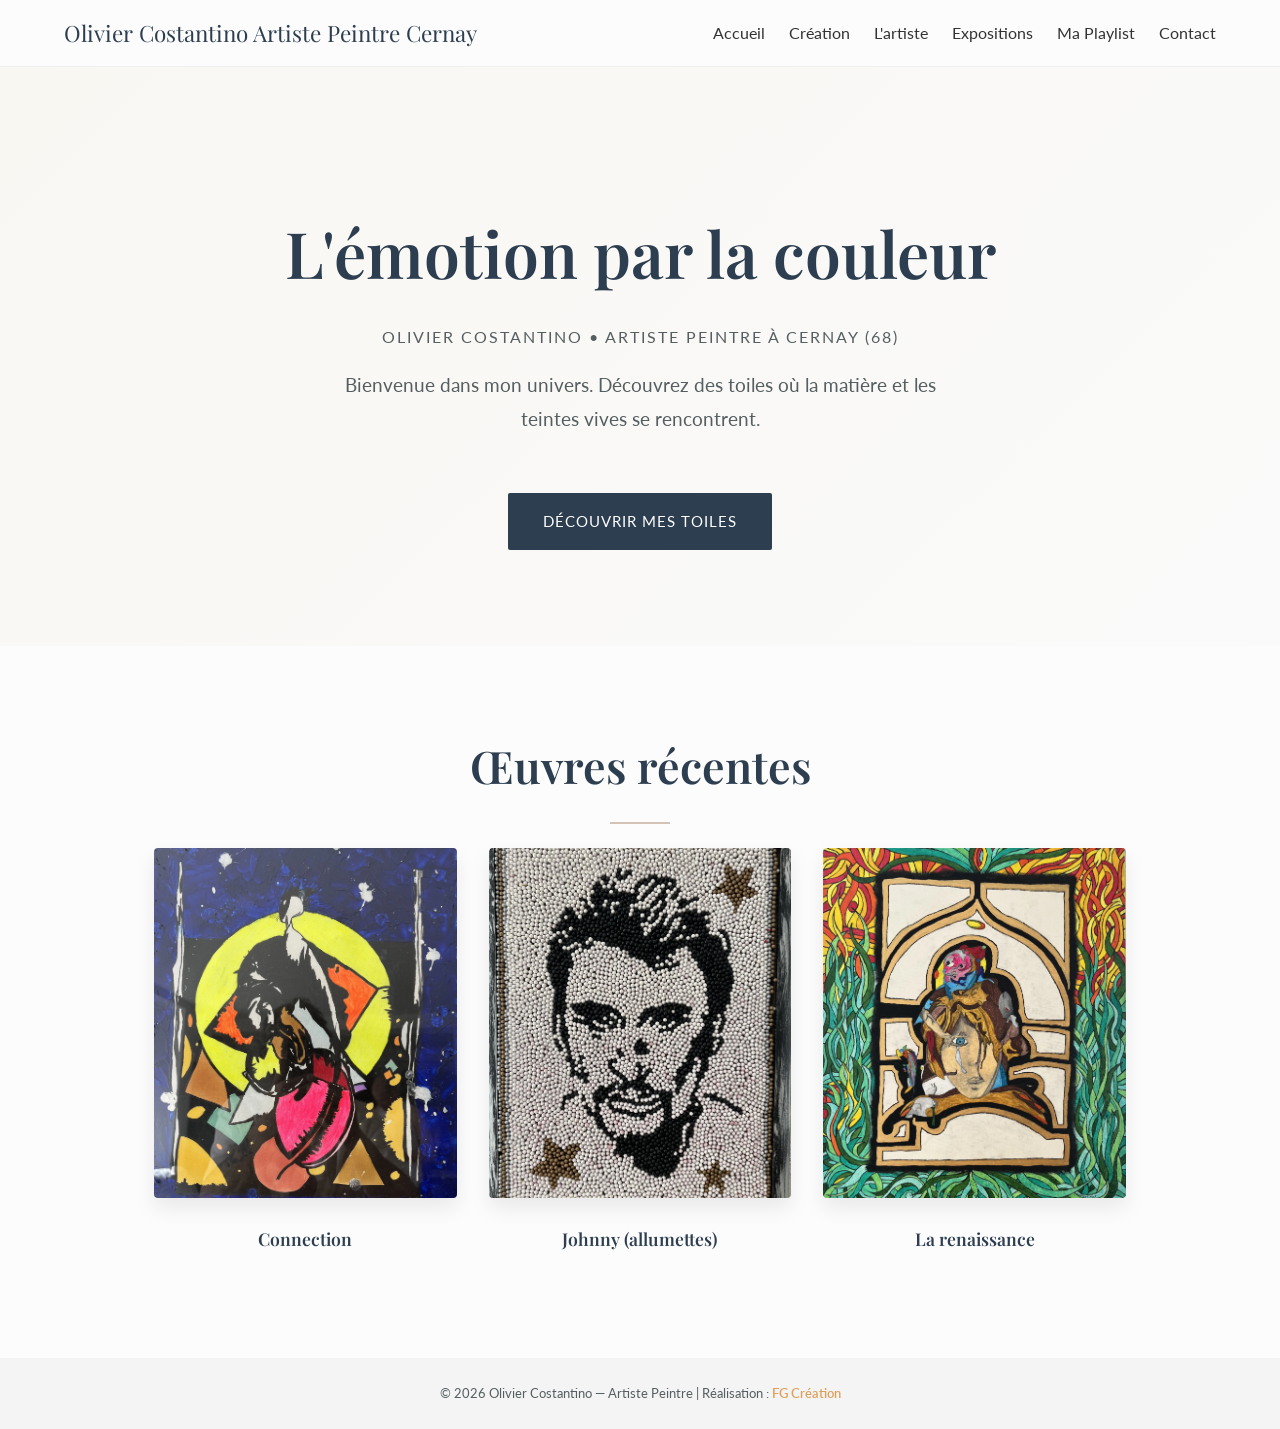
<file: index.html>
<!doctype html>
<html lang="fr">
  <head>
    <meta charset="UTF-8" />
    <meta name="viewport" content="width=device-width, initial-scale=1.0" />
    <title>
      Olivier Costantino — Artiste Peintre à Cernay (Haut-Rhin, Alsace)
    </title>
    <meta
      name="description"
      content="Découvrez l'univers d'Olivier Costantino, artiste peintre et sculpteur à Cernay (68). Peintures abstraites originales, galerie des œuvres, expositions en Alsace et visites d'atelier sur rendez-vous."
    />
    <link rel="canonical" href="https://olivier-costantino-artiste.fr/" />

    <meta property="og:type" content="website" />
    <meta property="og:locale" content="fr_FR" />
    <meta
      property="og:title"
      content="Olivier Costantino — Artiste Peintre à Cernay (Alsace)"
    />
    <meta
      property="og:description"
      content="Peintures abstraites originales et créations de l'atelier d'Olivier Costantino à Cernay (68700)."
    />
    <meta property="og:url" content="https://olivier-costantino-artiste.fr/" />
    <meta
      property="og:image"
      content="https://olivier-costantino-artiste.fr/assets/webp/IMG_0722_resultat.webp"
    />

    <link rel="preconnect" href="https://fonts.googleapis.com" />
    <link rel="preconnect" href="https://fonts.gstatic.com" crossorigin />
    <link
      rel="stylesheet"
      href="https://fonts.googleapis.com/css2?family=Playfair+Display:ital,wght@0,400;0,600;1,400&family=Lato:wght@300;400;700&display=swap"
    />

    <link rel="stylesheet" href="styles.css" />

    <script type="application/ld+json">
      {
        "@context": "https://schema.org",
        "@graph": [
          {
            "@type": "Person",
            "@id": "https://olivier-costantino-artiste.fr/#artiste",
            "name": "Olivier Costantino",
            "jobTitle": "Artiste peintre et sculpteur",
            "url": "https://olivier-costantino-artiste.fr/",
            "image": "https://olivier-costantino-artiste.fr/assets/IMG_0834001_resultat.webp",
            "address": {
              "@type": "PostalAddress",
              "streetAddress": "2, rue de Thann",
              "postalCode": "68700",
              "addressLocality": "Cernay",
              "addressRegion": "Grand Est",
              "addressCountry": "FR"
            }
          },
          {
            "@type": "LocalBusiness",
            "name": "Atelier Olivier Costantino — Artiste Peintre",
            "image": "https://olivier-costantino-artiste.fr/assets/webp/IMG_0722_resultat.webp",
            "url": "https://olivier-costantino-artiste.fr/",
            "telephone": "+33770727109",
            "email": "oliviercstntn@gmail.com",
            "founder": {
              "@id": "https://olivier-costantino-artiste.fr/#artiste"
            },
            "address": {
              "@type": "PostalAddress",
              "streetAddress": "2, rue de Thann",
              "postalCode": "68700",
              "addressLocality": "Cernay",
              "addressRegion": "Haut-Rhin",
              "addressCountry": "FR"
            },
            "areaServed": ["Cernay", "Thann", "Mulhouse", "Haut-Rhin", "Alsace"]
          }
        ]
      }
    </script>
  </head>
  <body>
    <!-- NAVIGATION -->
    <header>
      <div class="logo">
        Olivier Costantino <span>Artiste Peintre</span> Cernay
      </div>
      <button class="burger-menu">☰</button>
      <nav>
        <ul>
          <li><a href="index.html" class="active">Accueil</a></li>
          <li><a href="creation.html">Création</a></li>
          <li><a href="olivier.html">L'artiste</a></li>
          <li><a href="expositions.html">Expositions</a></li>
          <li><a href="playlist.html">Ma Playlist</a></li>
          <li><a href="contact.html">Contact</a></li>
        </ul>
      </nav>
    </header>

    <main>
      <!-- SECTION HERO -->
      <section class="hero-painter subtle-gradient">
        <div class="container text-center">
          <h1 style="font-size: 4rem; margin-bottom: 1rem">
            L'émotion par la couleur
            <span
              style="
                display: block;
                font-family: var(--font-text);
                font-size: 1rem;
                font-weight: 400;
                letter-spacing: 2px;
                text-transform: uppercase;
                color: var(--text-light);
                margin-top: 0.8rem;
              "
            >
              Olivier Costantino • Artiste peintre à Cernay (68)
            </span>
          </h1>
          <p
            style="
              font-size: 1.2rem;
              max-width: 600px;
              margin: 0 auto 2rem;
              color: var(--text-light);
            "
          >
            Bienvenue dans mon univers. Découvrez des toiles où la matière et
            les teintes vives se rencontrent.
          </p>
          <a href="creation.html" class="btn-primary">Découvrir mes toiles</a>
        </div>
      </section>

      <!-- MISE EN AVANT : 3 TOILES -->
      <!-- MISE EN AVANT : 3 TOILES -->
      <section class="container" style="margin-top: 5rem; margin-bottom: 5rem">
        <div class="text-center">
          <h2 class="section-title">Œuvres récentes</h2>
        </div>
        <div class="highlight-grid">
          <div class="highlight-item">
            <img
              src="assets/webp/IMG_0722_resultat.webp"
              alt="Connection — Peinture abstraite d'Olivier Costantino, artiste peintre à Cernay"
            />
            <h3>Connection</h3>
          </div>
          <div class="highlight-item">
            <img
              src="assets/webp/IMG_0771_resultat.webp"
              alt="Johnny — Création originale aux allumettes par Olivier Costantino"
            />
            <h3>Johnny (allumettes)</h3>
          </div>
          <div class="highlight-item">
            <img
              src="assets/webp/IMG_0728_resultat.webp"
              alt="La renaissance — Toile abstraite d'Olivier Costantino à Cernay"
            />
            <h3>La renaissance</h3>
          </div>
        </div>
      </section>
    </main>

    <footer>
      <p>
        © 2026 Olivier Costantino — Artiste Peintre | Réalisation :
        <a
          href="https://fgcreation.eu"
          target="_blank"
          rel="noopener noreferrer"
          class="lien-fg"
          >FG Création</a
        >
      </p>
    </footer>
    <script src="script.js"></script>
  </body>
</html>
</file>
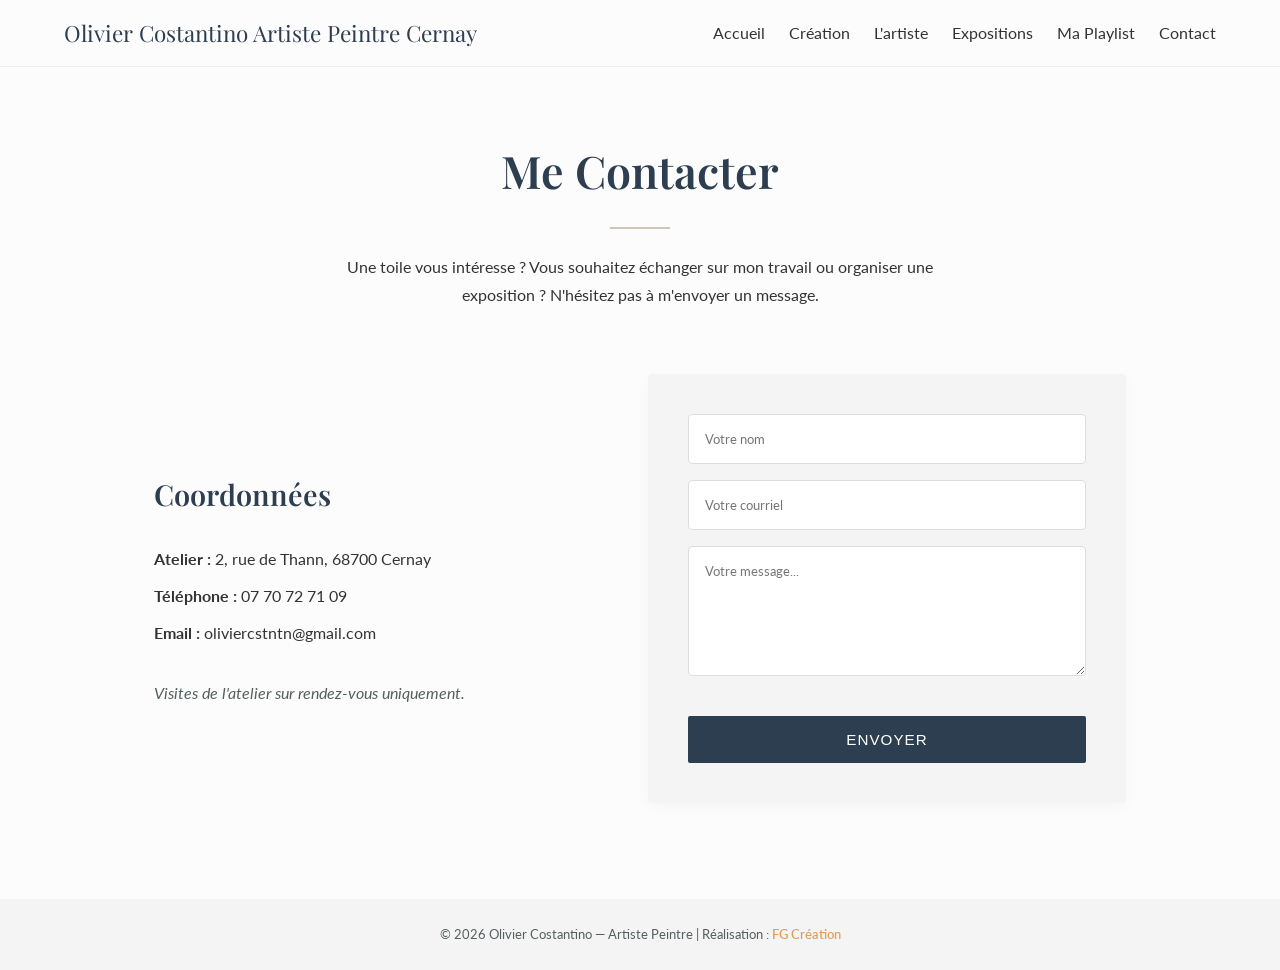
<file: contact.html>
<!doctype html>
<html lang="fr">
  <head>
    <meta charset="UTF-8" />
    <meta name="viewport" content="width=device-width, initial-scale=1.0" />
    <title>Contact - Olivier Costantino</title>

    <link rel="preconnect" href="https://fonts.googleapis.com" />
    <link rel="preconnect" href="https://fonts.gstatic.com" crossorigin />
    <link
      rel="stylesheet"
      href="https://fonts.googleapis.com/css2?family=Playfair+Display:ital,wght@0,400;0,600;1,400&family=Lato:wght@300;400;700&display=swap"
    />

    <link rel="stylesheet" href="styles.css" />
  </head>
  <body>
    <!-- NAVIGATION -->
    <header>
      <div class="logo">
        Olivier Costantino <span>Artiste Peintre</span> Cernay
      </div>
      <button class="burger-menu">☰</button>
      <nav>
        <ul>
          <li><a href="index.html">Accueil</a></li>
          <li><a href="creation.html">Création</a></li>
          <li><a href="olivier.html">L'artiste</a></li>
          <li><a href="expositions.html">Expositions</a></li>
          <li><a href="playlist.html">Ma Playlist</a></li>
          <li><a href="contact.html" class="active">Contact</a></li>
        </ul>
      </nav>
    </header>

    <main class="container" style="margin-top: 4rem; margin-bottom: 6rem">
      <div class="text-center">
        <h1 class="section-title text-center">Me Contacter</h1>
      </div>
      <p
        style="
          text-align: center;
          max-width: 600px;
          margin: 0 auto 4rem;
          color: var(--text-color);
        "
      >
        Une toile vous intéresse ? Vous souhaitez échanger sur mon travail ou
        organiser une exposition ? N'hésitez pas à m'envoyer un message.
      </p>

      <div class="quinconce-row">
        <!-- Informations de contact -->
        <div class="quinconce-text" style="flex: 1; padding: 0 2rem 0 0">
          <h3 style="margin-bottom: 1.5rem">Coordonnées</h3>
          <p style="margin-bottom: 0.5rem">
            <strong>Atelier :</strong> 2, rue de Thann, 68700 Cernay
          </p>
          <p style="margin-bottom: 0.5rem">
            <strong>Téléphone :</strong> 07 70 72 71 09
          </p>
          <p style="margin-bottom: 0.5rem">
            <strong>Email :</strong> oliviercstntn@gmail.com
          </p>
          <p
            style="
              margin-top: 2rem;
              font-style: italic;
              color: var(--text-light);
            "
          >
            Visites de l'atelier sur rendez-vous uniquement.
          </p>
        </div>

        <!-- Formulaire Netlify -->
        <div
          style="
            flex: 1;
            background-color: var(--bg-secondary);
            padding: 2.5rem;
            border-radius: 4px;
            box-shadow: 0 4px 15px rgba(0, 0, 0, 0.03);
          "
        >
          <form
            name="contact"
            method="POST"
            data-netlify="true"
            netlify-honeypot="bot-field"
            style="display: flex; flex-direction: column; gap: 1rem"
          >
            <!-- 1. Identification Netlify et filtre anti-spam -->
            <input type="hidden" name="form-name" value="contact" />
            <p style="display: none">
              <label
                >Ne pas remplir ce champ : <input name="bot-field"
              /></label>
            </p>

            <!-- 2. Champs de saisie (styles d'origine conservés) -->
            <input
              type="text"
              name="nom"
              placeholder="Votre nom"
              required
              style="
                padding: 1rem;
                border: 1px solid #ddd;
                border-radius: 4px;
                width: 100%;
                font-family: var(--font-text);
              "
            />
            <input
              type="email"
              name="email"
              placeholder="Votre courriel"
              required
              style="
                padding: 1rem;
                border: 1px solid #ddd;
                border-radius: 4px;
                width: 100%;
                font-family: var(--font-text);
              "
            />
            <textarea
              name="message"
              placeholder="Votre message..."
              required
              rows="6"
              style="
                padding: 1rem;
                border: 1px solid #ddd;
                border-radius: 4px;
                width: 100%;
                font-family: var(--font-text);
              "
            ></textarea>

            <button
              type="submit"
              class="btn-primary"
              style="border: none; cursor: pointer; width: 100%"
            >
              Envoyer
            </button>
          </form>
        </div>
      </div>
    </main>

    <footer>
      <p>
        © 2026 Olivier Costantino — Artiste Peintre | Réalisation :
        <a
          href="https://fgcreation.eu"
          target="_blank"
          rel="noopener noreferrer"
          class="lien-fg"
          >FG Création</a
        >
      </p>
    </footer>
    <script src="script.js"></script>
  </body>
</html>
</file>
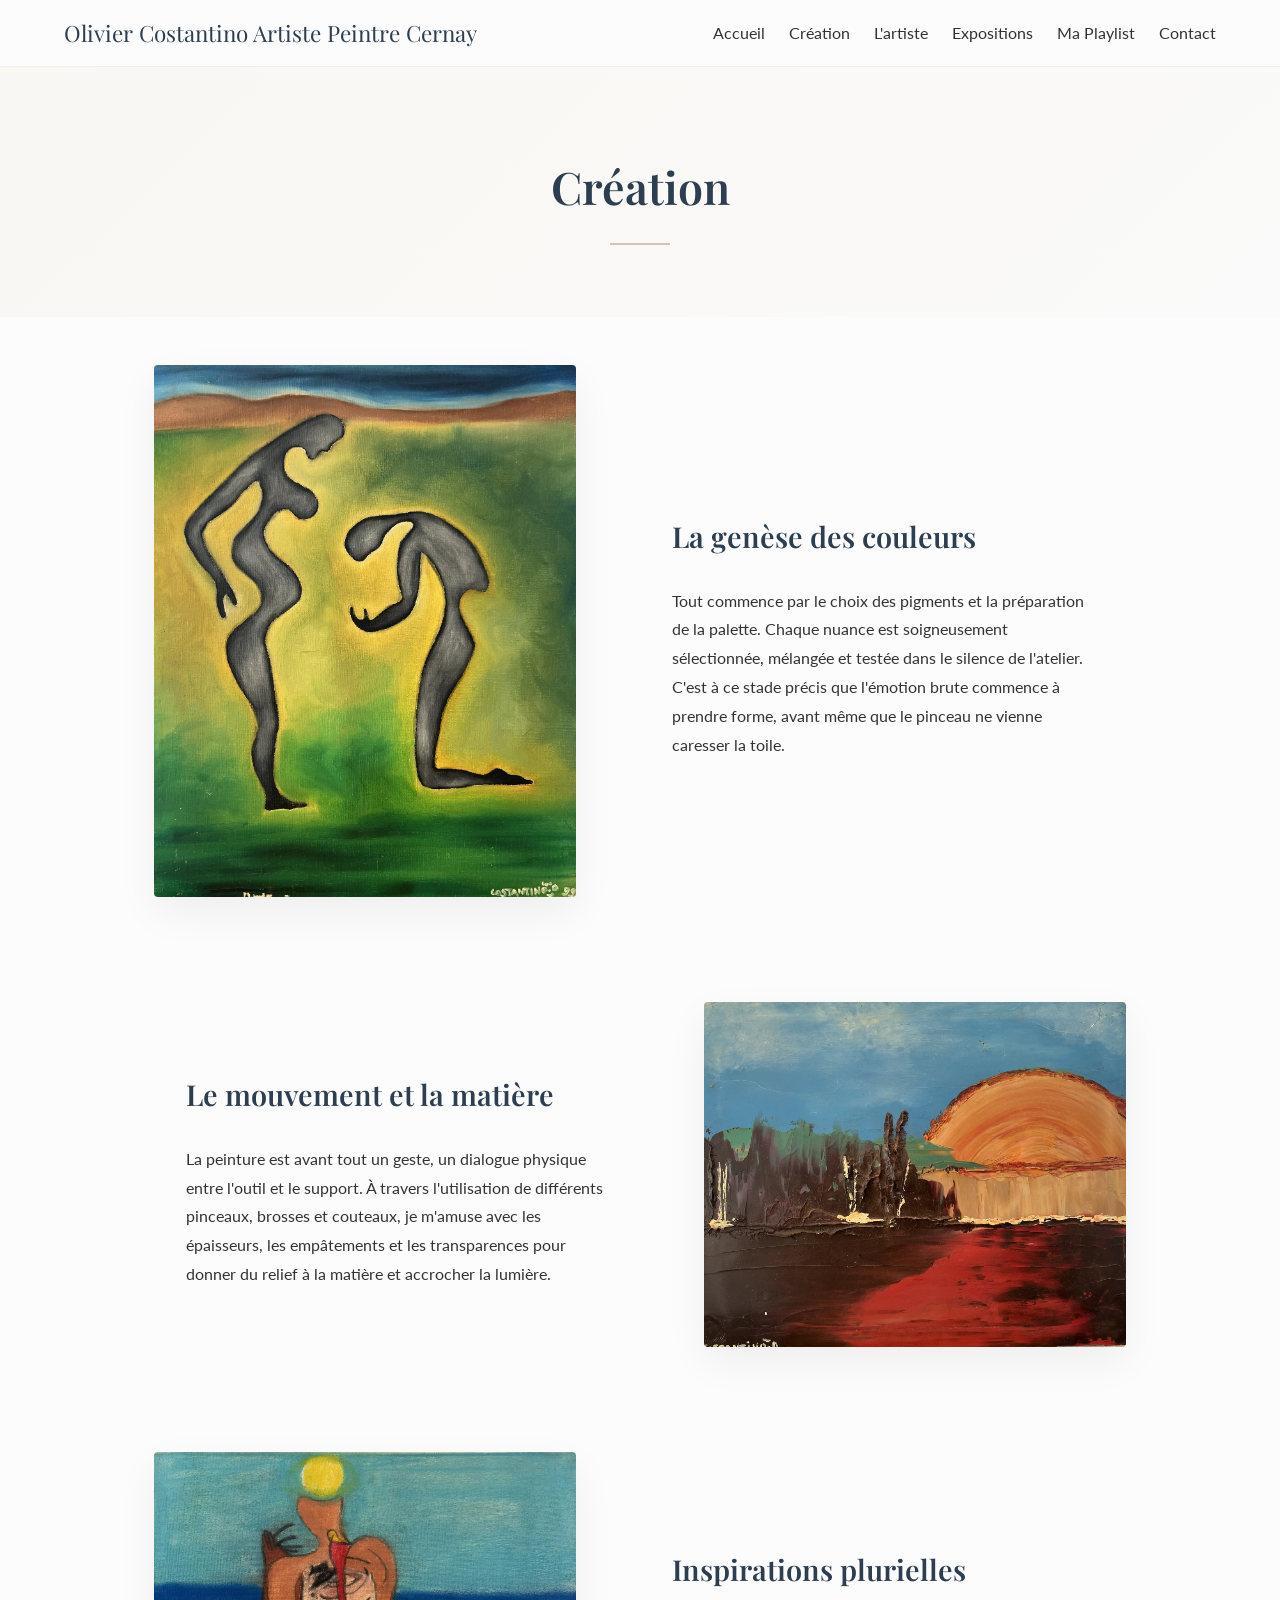
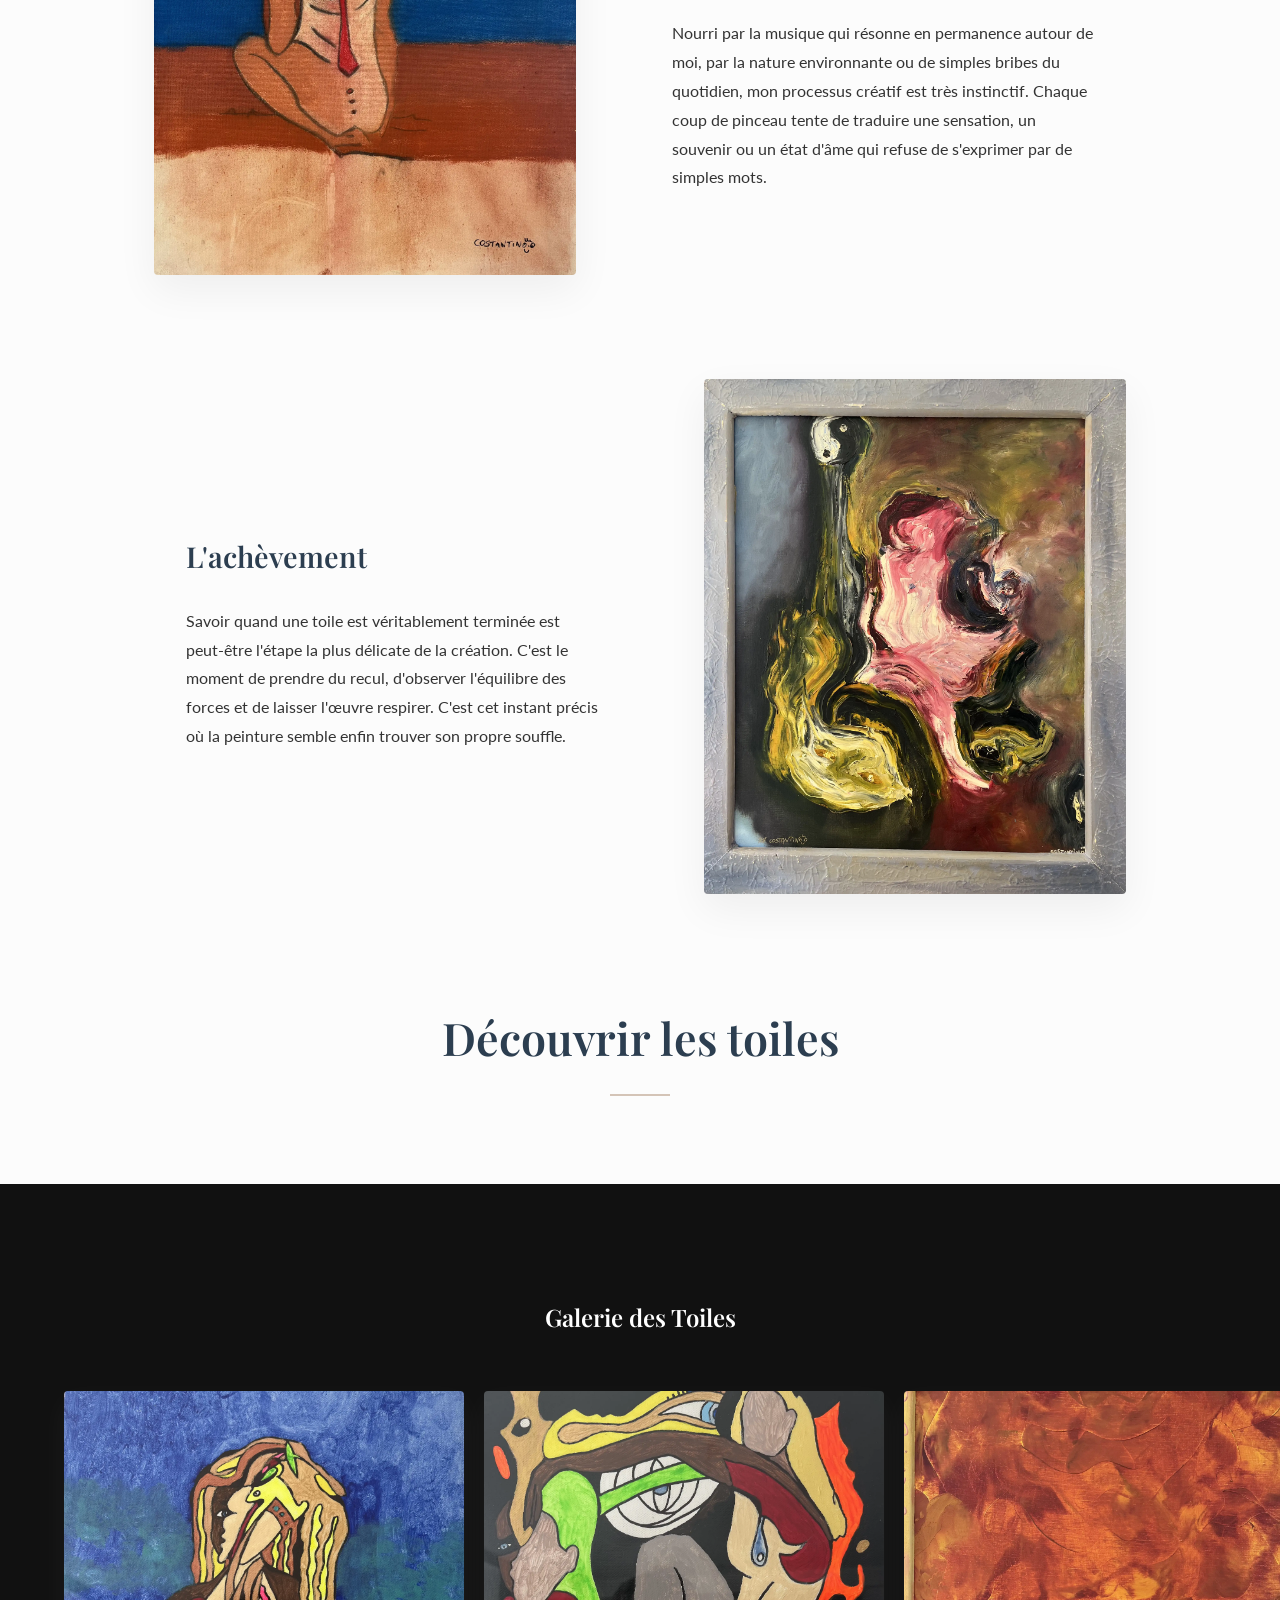
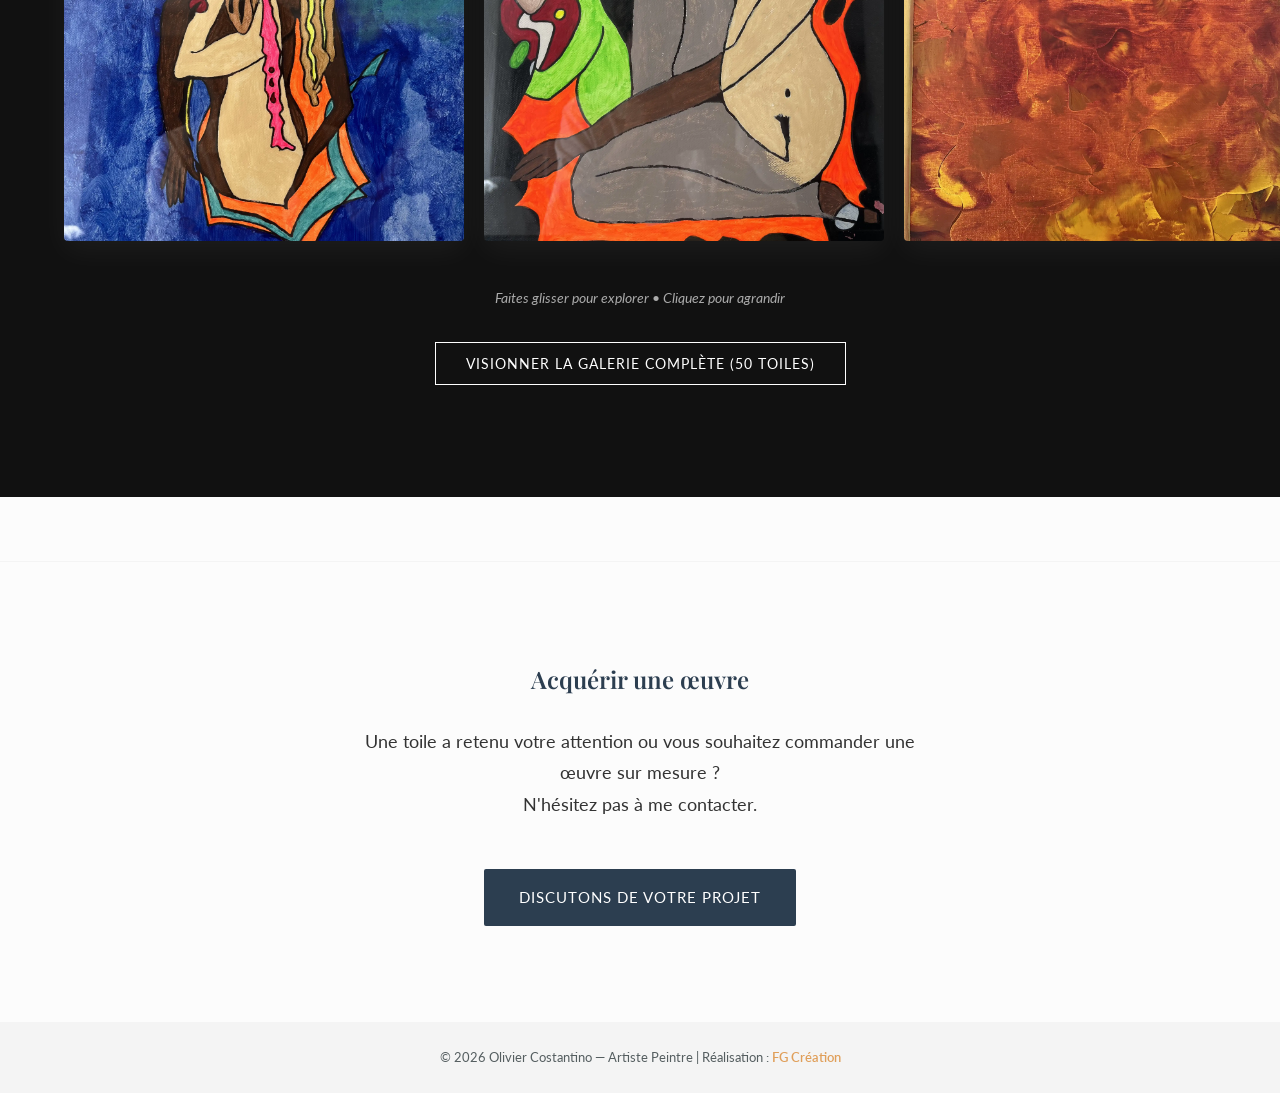
<file: creation.html>
<!doctype html>
<html lang="fr">
  <head>
    <meta charset="UTF-8" />
    <meta name="viewport" content="width=device-width, initial-scale=1.0" />
    <title>
      Galerie des œuvres & Créations — Olivier Costantino, Peintre à Cernay
    </title>
    <meta
      name="description"
      content="Explorez la galerie de plus de 50 peintures abstraites, toiles au couteau et œuvres originales aux allumettes d'Olivier Costantino, artiste peintre à Cernay (Haut-Rhin)."
    />
    <link
      rel="canonical"
      href="https://olivier-costantino-artiste.fr/creation.html"
    />

    <meta property="og:type" content="website" />
    <meta property="og:locale" content="fr_FR" />
    <meta
      property="og:title"
      content="Galerie des œuvres — Olivier Costantino, Peintre à Cernay"
    />
    <meta
      property="og:description"
      content="Découvrez plus de 50 toiles et créations originales d'Olivier Costantino dans son atelier de Cernay (68)."
    />
    <meta
      property="og:url"
      content="https://olivier-costantino-artiste.fr/creation.html"
    />
    <meta
      property="og:image"
      content="https://olivier-costantino-artiste.fr/assets/webp/IMG_0738_resultat.webp"
    />

    <link rel="preconnect" href="https://fonts.googleapis.com" />
    <link rel="preconnect" href="https://fonts.gstatic.com" crossorigin />
    <link
      rel="stylesheet"
      href="https://fonts.googleapis.com/css2?family=Playfair+Display:ital,wght@0,400;0,600;1,400&family=Lato:wght@300;400;700&display=swap"
    />

    <link rel="stylesheet" href="styles.css" />
  </head>
  <body>
    <!-- NAVIGATION -->
    <header>
      <div class="logo">
        Olivier Costantino <span>Artiste Peintre</span> Cernay
      </div>
      <button class="burger-menu">☰</button>
      <nav>
        <ul>
          <li><a href="index.html">Accueil</a></li>
          <li><a href="creation.html" class="active">Création</a></li>
          <li><a href="olivier.html">L'artiste</a></li>
          <li><a href="expositions.html">Expositions</a></li>
          <li><a href="playlist.html">Ma Playlist</a></li>
          <li><a href="contact.html">Contact</a></li>
        </ul>
      </nav>
    </header>

    <main>
      <section class="page-header subtle-gradient">
        <div class="container">
          <h1 class="section-title text-center">Création</h1>
        </div>
      </section>

      <!-- SECTION EN QUINCONCE (Mise en scène) -->
      <section class="container" style="margin-top: 3rem; margin-bottom: 4rem">
        <!-- Bloc 1 -->
        <div class="quinconce-row">
          <div class="quinconce-img">
            <img
              src="assets/webp/IMG_0738_resultat.webp"
              alt="Soumission - Détail de la matière et des couleurs"
              width="800"
              height="600"
            />
          </div>
          <div class="quinconce-text">
            <h3>La genèse des couleurs</h3>
            <p>
              Tout commence par le choix des pigments et la préparation de la
              palette. Chaque nuance est soigneusement sélectionnée, mélangée et
              testée dans le silence de l'atelier. C'est à ce stade précis que
              l'émotion brute commence à prendre forme, avant même que le
              pinceau ne vienne caresser la toile.
            </p>
          </div>
        </div>

        <!-- Bloc 2 (Inversé) -->
        <div class="quinconce-row reverse">
          <div class="quinconce-img">
            <img
              src="assets/webp/IMG_0739_resultat.webp"
              alt="Mer rouge"
              width="800"
              height="600"
            />
          </div>
          <div class="quinconce-text">
            <h3>Le mouvement et la matière</h3>
            <p>
              La peinture est avant tout un geste, un dialogue physique entre
              l'outil et le support. À travers l'utilisation de différents
              pinceaux, brosses et couteaux, je m'amuse avec les épaisseurs, les
              empâtements et les transparences pour donner du relief à la
              matière et accrocher la lumière.
            </p>
          </div>
        </div>

        <!-- Bloc 3 -->
        <div class="quinconce-row">
          <div class="quinconce-img">
            <img
              src="assets/webp/IMG_0748_resultat.webp"
              alt="Reconstruction - Détail de la texture et des couleurs"
              width="800"
              height="600"
            />
          </div>
          <div class="quinconce-text">
            <h3>Inspirations plurielles</h3>
            <p>
              Nourri par la musique qui résonne en permanence autour de moi, par
              la nature environnante ou de simples bribes du quotidien, mon
              processus créatif est très instinctif. Chaque coup de pinceau
              tente de traduire une sensation, un souvenir ou un état d'âme qui
              refuse de s'exprimer par de simples mots.
            </p>
          </div>
        </div>

        <!-- Bloc 4 (Inversé) -->
        <div class="quinconce-row reverse">
          <div class="quinconce-img">
            <img
              src="assets/webp/IMG_0763_resultat.webp"
              alt="Entre Terre et Air - Détail de la composition et des couleurs"
              width="800"
              height="600"
            />
          </div>
          <div class="quinconce-text">
            <h3>L'achèvement</h3>
            <p>
              Savoir quand une toile est véritablement terminée est peut-être
              l'étape la plus délicate de la création. C'est le moment de
              prendre du recul, d'observer l'équilibre des forces et de laisser
              l'œuvre respirer. C'est cet instant précis où la peinture semble
              enfin trouver son propre souffle.
            </p>
          </div>
        </div>
      </section>

      <div
        class="container text-center"
        style="margin-top: 4rem; margin-bottom: 4rem"
      >
        <h2 class="section-title">Découvrir les toiles</h2>
      </div>

      <section class="dark-section" style="padding: 7rem 0">
        <div class="container text-center">
          <h2 style="color: white; margin-bottom: 2rem">Galerie des Toiles</h2>
        </div>

        <div class="portfolio-grid" data-gallery="peintures">
          <div class="portfolio-item">
            <img
              src="assets/webp/IMG_0721_resultat.webp"
              class="gallery-thumb"
              alt="Connection, peinture abstraite d'Olivier Costantino"
            />
          </div>
          <div class="portfolio-item">
            <img
              src="assets/webp/IMG_0724_resultat.webp"
              class="gallery-thumb"
              alt="Méditation, peinture abstraite d'Olivier Costantino"
            />
          </div>
          <div class="portfolio-item">
            <img
              src="assets/webp/IMG_0754_resultat.webp"
              class="gallery-thumb"
              alt="Le feu, la sécheresse, peinture abstraite d'Olivier Costantino"
            />
          </div>
          <div class="portfolio-item">
            <img
              src="assets/webp/IMG_0763_resultat.webp"
              class="gallery-thumb"
              alt="Entre Terre et Air, peinture abstraite d'Olivier Costantino"
            />
          </div>
        </div>

        <div class="gallery-info-box">
          <p style="color: #aaa">
            Faites glisser pour explorer • Cliquez pour agrandir
          </p>
        </div>

        <div style="text-align: center; margin-top: 2rem">
          <button id="btn-all-paintings" class="btn-outline-light">
            Visionner la galerie complète (50 toiles)
          </button>
        </div>

        <!-- Dépôt caché contenant les 50 toiles -->
        <div id="data-all-paintings" style="display: none">
          <img
            src="assets/webp/IMG_0721_resultat.webp"
            alt="Connection - 41x51cm"
          />
          <img
            loading="lazy"
            src="assets/webp/IMG_0722_resultat.webp"
            alt="Connection - 41x51cm"
          />
          <img
            loading="lazy"
            src="assets/webp/IMG_0724_resultat.webp"
            alt="Meditation - 41x51cm"
          />
          <img
            loading="lazy"
            src="assets/webp/IMG_0725_resultat.webp"
            alt="Méditation - 41x51 cm"
          />
          <img
            loading="lazy"
            src="assets/webp/IMG_0727_resultat.webp"
            alt="Une déesse Inca - 46x38 cm"
          />
          <img
            loading="lazy"
            src="assets/webp/IMG_0728_resultat.webp"
            alt="La renaissance - 46x33 cm"
          />
          <img
            loading="lazy"
            src="assets/webp/IMG_0729_resultat.webp"
            alt="Feux d'artifice ou ... - 100x50cm"
          />
          <img
            loading="lazy"
            src="assets/webp/IMG_0730_resultat.webp"
            alt="Maitre tibétain - 50x61 cm"
          />
          <img
            loading="lazy"
            src="assets/webp/IMG_0731_resultat.webp"
            alt="Feux de Saint Jean - 46x38 cm"
          />
          <img
            loading="lazy"
            src="assets/webp/IMG_0732_resultat.webp"
            alt="Dieu créa la femme  - 60x81 cm"
          />
          <img
            loading="lazy"
            src="assets/webp/IMG_0733_resultat.webp"
            alt="Dieu créa l'homme - 60x81 cm"
          />
          <img
            loading="lazy"
            src="assets/webp/IMG_0734_resultat.webp"
            alt="Désert - 25x30 cm"
          />
          <img
            loading="lazy"
            src="assets/webp/IMG_0735_resultat.webp"
            alt="Voyance - 25x35 cm"
          />
          <img
            loading="lazy"
            src="assets/webp/IMG_0737_resultat.webp"
            alt="Palette - 30x40 cm"
          />
          <img
            loading="lazy"
            src="assets/webp/IMG_0738_resultat.webp"
            alt="Soumission - 41x33 cm"
          />
          <img
            loading="lazy"
            src="assets/webp/IMG_0739_resultat.webp"
            alt="Mer rouge - 46x38 cm"
          />
          <img
            loading="lazy"
            src="assets/webp/IMG_0740_resultat.webp"
            alt="L'oiseau lyre - 50x40 cm"
          />
          <img
            loading="lazy"
            src="assets/webp/IMG_0741_resultat.webp"
            alt="Vision - 40x50 cm"
          />
          <img
            loading="lazy"
            src="assets/webp/IMG_0742_resultat.webp"
            alt="La mère et l'enfant - 38x46 cm"
          />
          <img
            loading="lazy"
            src="assets/webp/IMG_0743_resultat.webp"
            alt="Espoir - 50x58 cm"
          />

          <img
            loading="lazy"
            src="assets/webp/IMG_0744_resultat.webp"
            alt="Chagrin - 27x35 cm"
          />
          <img
            loading="lazy"
            src="assets/webp/IMG_0745_resultat.webp"
            alt="Dragon - 46x33 cm"
          />
          <img
            loading="lazy"
            src="assets/webp/IMG_0746_resultat.webp"
            alt="Tête de cheval à la crinière d'or - 49x54 cm"
          />
          <img
            loading="lazy"
            src="assets/webp/IMG_0747_resultat.webp"
            alt="Essuie tout  - 50x50 cm"
          />
          <img
            loading="lazy"
            src="assets/webp/IMG_0748_resultat.webp"
            alt="Reconstruction - 60x50cm"
          />
          <img
            loading="lazy"
            src="assets/webp/IMG_0749_resultat.webp"
            alt="Noir ou blanc - 55x46 cm"
          />
          <img
            loading="lazy"
            src="assets/webp/IMG_0750_resultat.webp"
            alt="Elle - 47x60 cm"
          />
          <img
            loading="lazy"
            src="assets/webp/IMG_0751_resultat.webp"
            alt="La momie - 46x38 cm"
          />
          <img
            loading="lazy"
            src="assets/webp/IMG_0752_resultat.webp"
            alt="Le génie - 46x33 cm"
          />
          <img
            loading="lazy"
            src="assets/webp/IMG_0753_resultat.webp"
            alt="Le Christ et l'oiseau - 61x50 cm"
          />
          <img
            loading="lazy"
            src="assets/webp/IMG_0754_resultat.webp"
            alt="Le feu la sécheresse - 61x50 cm"
          />
          <img
            loading="lazy"
            src="assets/webp/IMG_0755_resultat.webp"
            alt="Printemps - 61x50 cm"
          />
          <img
            loading="lazy"
            src="assets/webp/IMG_0756_resultat.webp"
            alt="Eté - 61x50 cm"
          />
          <img
            loading="lazy"
            src="assets/webp/IMG_0757_resultat.webp"
            alt="Automne - 61x50 cm"
          />
          <img
            loading="lazy"
            src="assets/webp/IMG_0758_resultat.webp"
            alt="Hiver - 61x50 cm"
          />
          <img
            loading="lazy"
            src="assets/webp/IMG_0759_resultat.webp"
            alt="L'envol - 50x50cm"
          />
          <img
            loading="lazy"
            src="assets/webp/IMG_0760_resultat.webp"
            alt="Métisse - 61x50cm"
          />
          <img
            loading="lazy"
            src="assets/webp/IMG_0761_resultat.webp"
            alt="Maitre tibétain - 50x61 cm"
          />
          <img
            loading="lazy"
            src="assets/webp/IMG_0762_resultat.webp"
            alt="Soleil caché - 61x50 cm"
          />
          <img
            loading="lazy"
            src="assets/webp/IMG_0763_resultat.webp"
            alt="Entre Terre et Air - 50x61 cm"
          />
          <img
            loading="lazy"
            src="assets/webp/IMG_0764_resultat.webp"
            alt="La jungle - 61x50 cm"
          />
          <img
            loading="lazy"
            src="assets/webp/IMG_0765_resultat.webp"
            alt="Portrait de ... - 58x66 cm"
          />
          <img
            loading="lazy"
            src="assets/webp/IMG_0766_resultat.webp"
            alt="Tintin - 55x46 cm"
          />
          <img
            loading="lazy"
            src="assets/webp/IMG_0767_resultat.webp"
            alt="Champs de maïs - 47x38 cm"
          />
          <img
            loading="lazy"
            src="assets/webp/IMG_0768_resultat.webp"
            alt="Ying et Yang - 50x65 cm"
          />
          <img
            loading="lazy"
            src="assets/webp/IMG_0769_resultat.webp"
            alt=" Jackson ( allumettes )- 30x40 cm"
          />
          <img
            loading="lazy"
            src="assets/webp/IMG_0771_resultat.webp"
            alt="Johnny (allumettes) - 30x40 cm"
          />
          <img
            loading="lazy"
            src="assets/webp/IMG_0772_resultat.webp"
            alt="Bob (allumettes) - 30x40 cm"
          />
          <img
            loading="lazy"
            src="assets/webp/IMG_0773_resultat.webp"
            alt="Ma marseillaise - 48x63cm"
          />
          <img
            loading="lazy"
            src="assets/webp/IMG_0774_resultat.webp"
            alt="Bip Bip - 60x80cm"
          />

          <img
            loading="lazy"
            src="assets/webp/IMG_0736001_resultat.webp"
            alt="Paysage abstrait - 100x100cm"
          />
          <img
            loading="lazy"
            src="assets/webp/IMG_0761001_resultat.webp"
            alt="Éclat de textures - 90x90cm"
          />

          <img
            loading="lazy"
            src="assets/webp/IMG_0770001_resultat.webp"
            alt="Coluche ( allumettes) - 80x80cm"
          />
        </div>
      </section>

      <!-- INVITE À L'ACHAT DISCRÈTE -->
      <section class="cta-achat">
        <div class="container text-center">
          <h2>Acquérir une œuvre</h2>
          <p>
            Une toile a retenu votre attention ou vous souhaitez commander une
            œuvre sur mesure ?<br />
            N'hésitez pas à me contacter.
          </p>
          <a href="contact.html" class="btn-primary"
            >Discutons de votre projet</a
          >
        </div>
      </section>
    </main>

    <!-- FENÊTRE MODALE (Galerie Plein Écran) -->
    <div id="image-modal" class="modal">
      <span class="close-modal">&times;</span>
      <button class="modal-nav-btn prev-modal-btn">❮</button>
      <div class="modal-image-wrapper">
        <img class="modal-content" id="modal-img" alt="Image agrandie" />
        <div id="modal-caption"></div>
      </div>
      <button class="modal-nav-btn next-modal-btn">❯</button>
    </div>

    <footer>
      <p>
        © 2026 Olivier Costantino — Artiste Peintre | Réalisation :
        <a
          href="https://fgcreation.eu"
          target="_blank"
          rel="noopener noreferrer"
          class="lien-fg"
          >FG Création</a
        >
      </p>
    </footer>
    <script src="script.js"></script>
  </body>
</html>
</file>
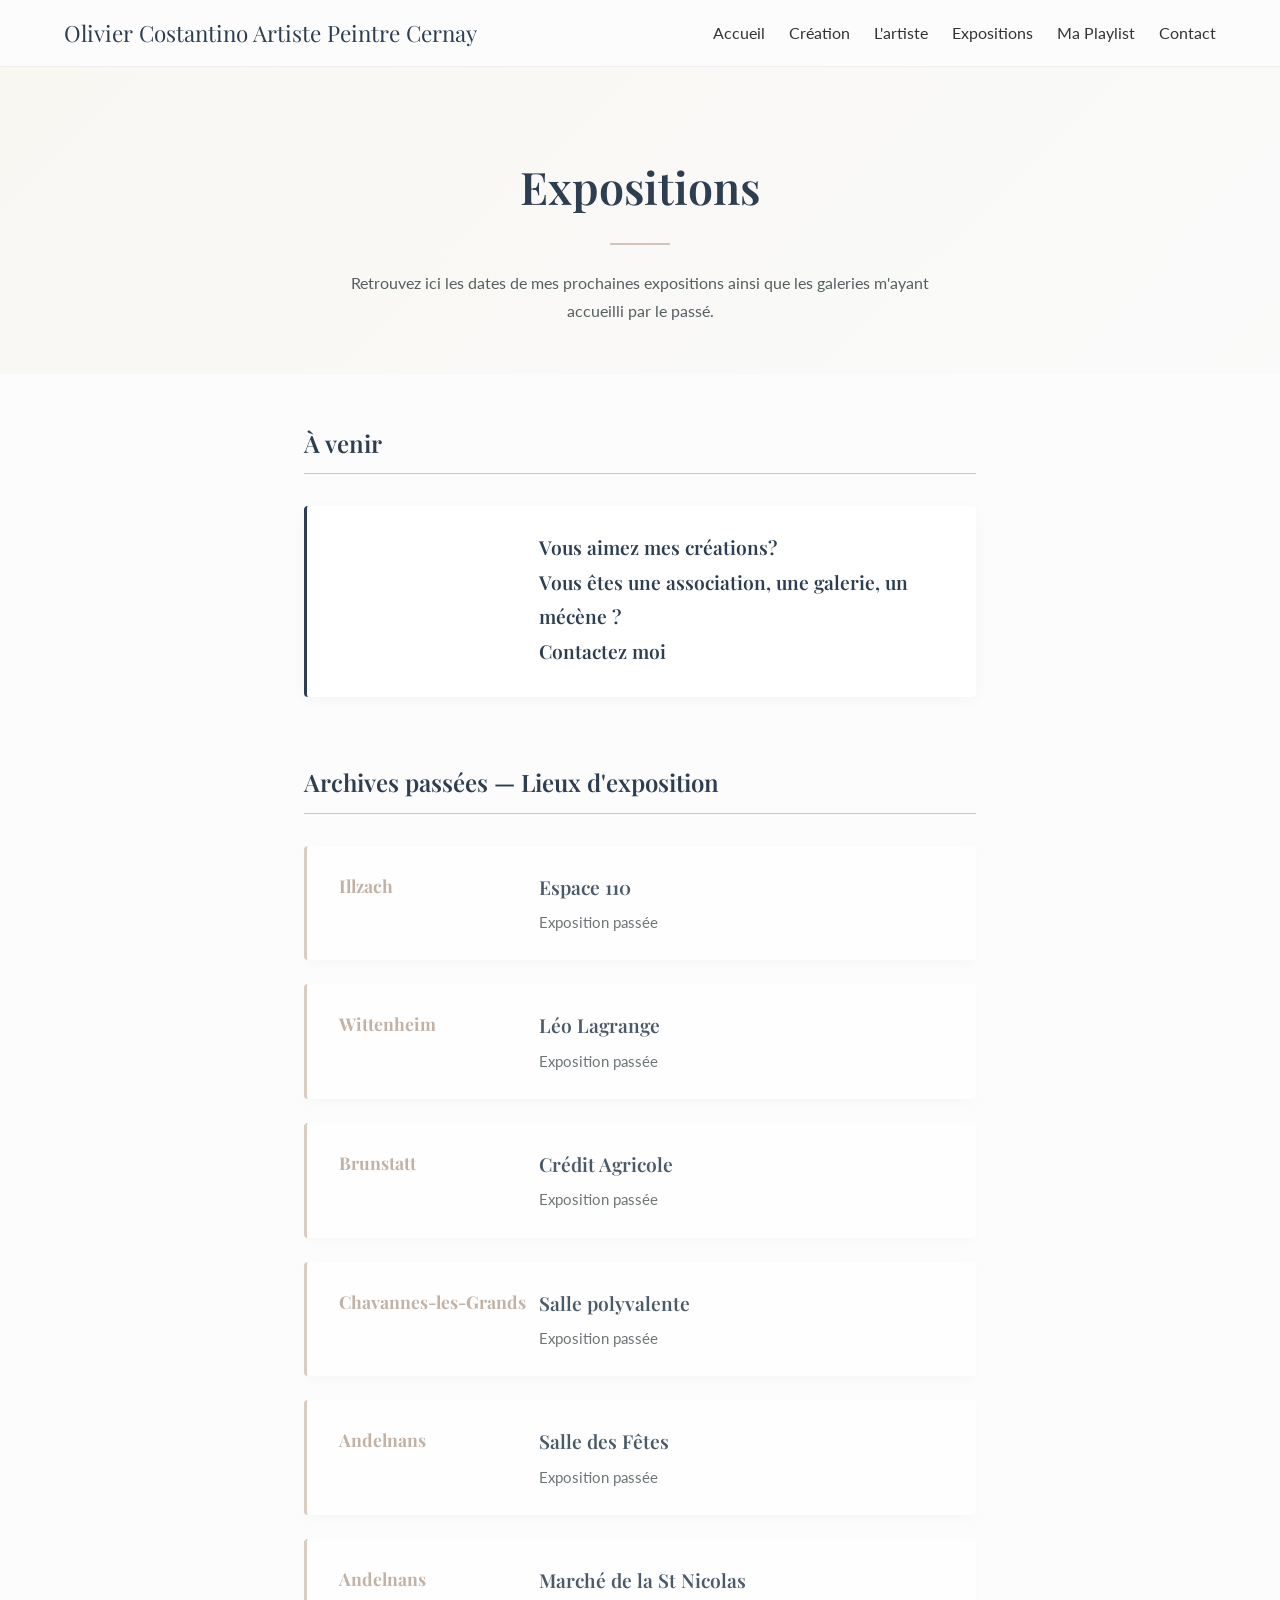
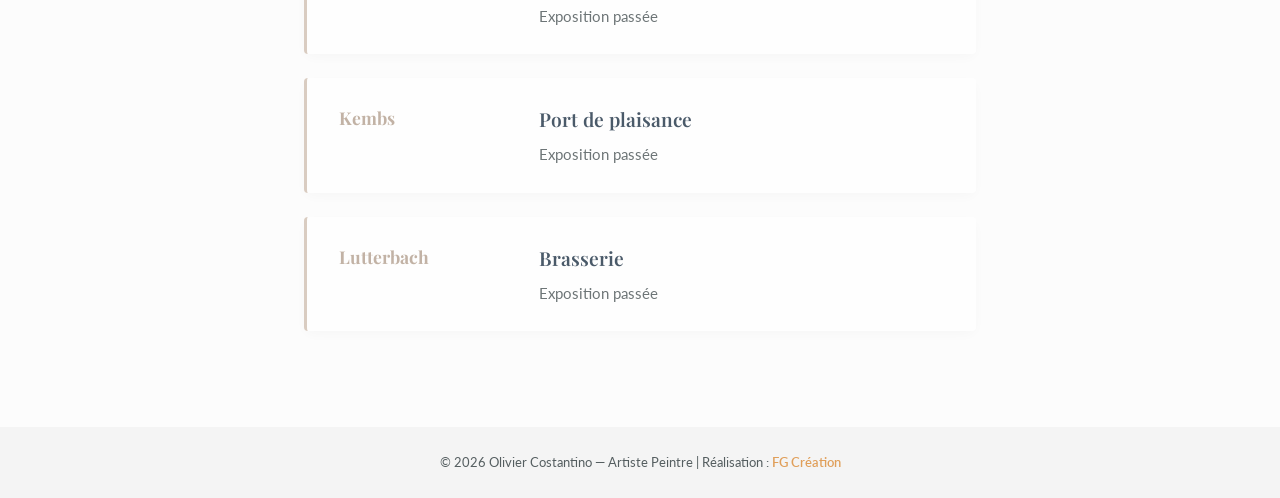
<file: expositions.html>
<!doctype html>
<html lang="fr">
  <head>
    <meta charset="UTF-8" />
    <meta name="viewport" content="width=device-width, initial-scale=1.0" />
    <title>
      Expositions de peinture en Alsace — Olivier Costantino (Cernay)
    </title>
    <meta
      name="description"
      content="Retrouvez les expositions passées et à venir d'Olivier Costantino, artiste peintre à Cernay : Illzach, Wittenheim, Brunstatt, Kembs, Lutterbach et Territoire de Belfort."
    />
    <link
      rel="canonical"
      href="https://olivier-costantino-artiste.fr/expositions.html"
    />

    <meta property="og:type" content="website" />
    <meta property="og:locale" content="fr_FR" />
    <meta
      property="og:title"
      content="Expositions — Olivier Costantino, Artiste Peintre à Cernay"
    />
    <meta
      property="og:description"
      content="Dates d'expositions et galeries ayant accueilli les toiles d'Olivier Costantino en Alsace et Franche-Comté."
    />
    <meta
      property="og:url"
      content="https://olivier-costantino-artiste.fr/expositions.html"
    />
    <meta
      property="og:image"
      content="https://olivier-costantino-artiste.fr/assets/webp/IMG_0722_resultat.webp"
    />

    <link rel="preconnect" href="https://fonts.googleapis.com" />
    <link rel="preconnect" href="https://fonts.gstatic.com" crossorigin />
    <link
      rel="stylesheet"
      href="https://fonts.googleapis.com/css2?family=Playfair+Display:ital,wght@0,400;0,600;1,400&family=Lato:wght@300;400;700&display=swap"
    />

    <link rel="stylesheet" href="styles.css" />
  </head>
  <body>
    <header>
      <div class="logo">
        Olivier Costantino <span>Artiste Peintre</span> Cernay
      </div>
      <button class="burger-menu">☰</button>
      <nav>
        <ul>
          <li><a href="index.html">Accueil</a></li>
          <li><a href="creation.html">Création</a></li>
          <li><a href="olivier.html">L'artiste</a></li>
          <li><a href="expositions.html" class="active">Expositions</a></li>
          <li><a href="playlist.html">Ma Playlist</a></li>
          <li><a href="contact.html">Contact</a></li>
        </ul>
      </nav>
    </header>

    <main>
      <section class="page-header subtle-gradient">
        <div class="container text-center">
          <h1 class="section-title">Expositions</h1>
          <p style="color: var(--text-light); max-width: 600px; margin: 0 auto">
            Retrouvez ici les dates de mes prochaines expositions ainsi que les
            galeries m'ayant accueilli par le passé.
          </p>
        </div>
      </section>

      <section
        class="container"
        style="margin-top: 3rem; margin-bottom: 6rem; max-width: 800px"
      >
        <h2
          style="
            margin-bottom: 2rem;
            border-bottom: 1px solid var(--accent-color);
            padding-bottom: 0.5rem;
          "
        >
          À venir
        </h2>
        <div class="expo-list">
          <div class="expo-item">
            <div class="expo-date"></div>
            <div class="expo-details">
              <h3>
                Vous aimez mes créations? <br />
                Vous êtes une association, une galerie, un mécène ?
                <br />Contactez moi
              </h3>
              <p></p>
            </div>
          </div>
          <!--
          <div class="expo-item">
            <div class="expo-date">05 Novembre 2026</div>
            <div class="expo-details">
              <h3>Salon d'Art Contemporain</h3>
              <p>
                Stand individuel et démonstration en direct - Strasbourg (67)
              </p>
            </div>
          </div>
        --></div>

        <h2
          style="
            margin-top: 4rem;
            margin-bottom: 2rem;
            border-bottom: 1px solid var(--accent-color);
            padding-bottom: 0.5rem;
          "
        >
          Archives passées — Lieux d'exposition
        </h2>
        <div class="expo-list past-expos">
          <div class="expo-item">
            <div class="expo-date">Illzach</div>
            <div class="expo-details">
              <h3>Espace 110</h3>
              <p>Exposition passée</p>
            </div>
          </div>

          <div class="expo-item">
            <div class="expo-date">Wittenheim</div>
            <div class="expo-details">
              <h3>Léo Lagrange</h3>
              <p>Exposition passée</p>
            </div>
          </div>

          <div class="expo-item">
            <div class="expo-date">Brunstatt</div>
            <div class="expo-details">
              <h3>Crédit Agricole</h3>
              <p>Exposition passée</p>
            </div>
          </div>

          <div class="expo-item">
            <div class="expo-date">Chavannes-les-Grands</div>
            <div class="expo-details">
              <h3>Salle polyvalente</h3>
              <p>Exposition passée</p>
            </div>
          </div>

          <div class="expo-item">
            <div class="expo-date">Andelnans</div>
            <div class="expo-details">
              <h3>Salle des Fêtes</h3>
              <p>Exposition passée</p>
            </div>
          </div>

          <div class="expo-item">
            <div class="expo-date">Andelnans</div>
            <div class="expo-details">
              <h3>Marché de la St Nicolas</h3>
              <p>Exposition passée</p>
            </div>
          </div>

          <div class="expo-item">
            <div class="expo-date">Kembs</div>
            <div class="expo-details">
              <h3>Port de plaisance</h3>
              <p>Exposition passée</p>
            </div>
          </div>

          <div class="expo-item">
            <div class="expo-date">Lutterbach</div>
            <div class="expo-details">
              <h3>Brasserie</h3>
              <p>Exposition passée</p>
            </div>
          </div>
        </div>
      </section>
    </main>

    <footer>
      <p>
        © 2026 Olivier Costantino — Artiste Peintre | Réalisation :
        <a
          href="https://fgcreation.eu"
          target="_blank"
          rel="noopener noreferrer"
          class="lien-fg"
          >FG Création</a
        >
      </p>
    </footer>
    <script src="script.js"></script>
  </body>
</html>
</file>
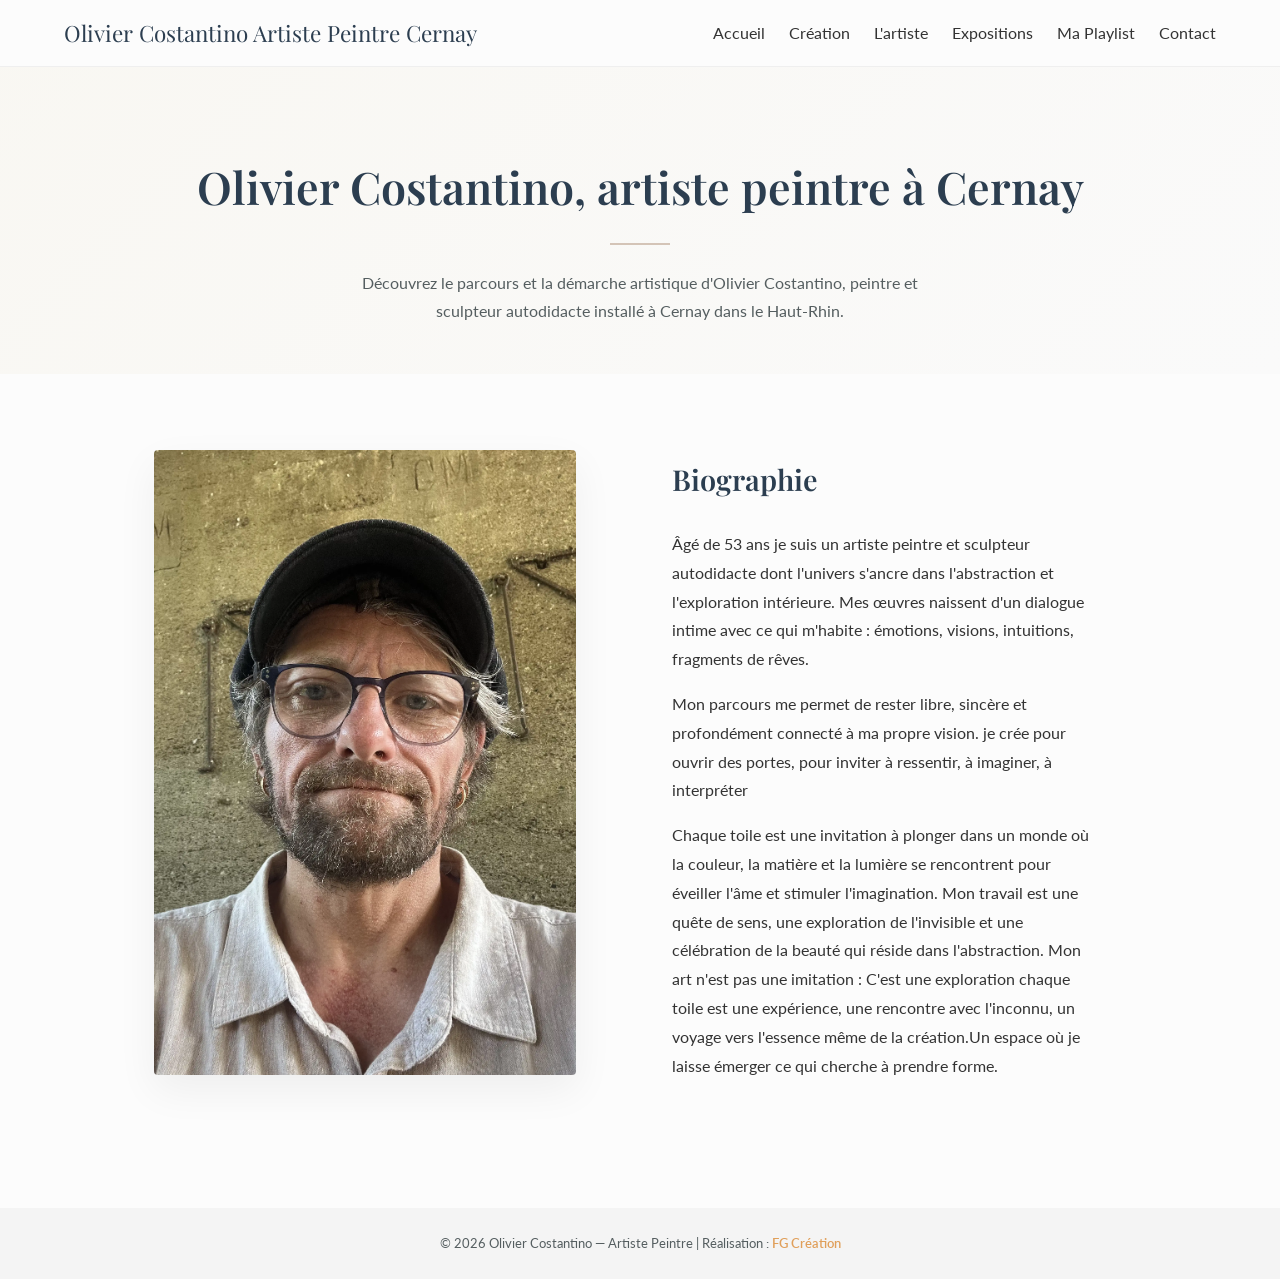
<file: olivier.html>
<!doctype html>
<html lang="fr">
  <head>
    <meta charset="UTF-8" />
    <meta name="viewport" content="width=device-width, initial-scale=1.0" />
    <title>L'artiste — Biographie d'Olivier Costantino, Peintre à Cernay (68)</title>
    <meta
      name="description"
      content="Découvrez le parcours d'Olivier Costantino, artiste peintre et sculpteur autodidacte installé à Cernay dans le Haut-Rhin. Une peinture abstraite intuitive guidée par la couleur."
    />
    <link rel="canonical" href="https://olivier-costantino-artiste.fr/olivier.html" />

    <meta property="og:type" content="profile" />
    <meta property="og:locale" content="fr_FR" />
    <meta property="og:title" content="Olivier Costantino — Biographie de l'artiste peintre à Cernay" />
    <meta
      property="og:description"
      content="Parcours et démarche artistique d'Olivier Costantino, peintre et sculpteur autodidacte à Cernay (Alsace)."
    />
    <meta property="og:url" content="https://olivier-costantino-artiste.fr/olivier.html" />
    <meta
      property="og:image"
      content="https://olivier-costantino-artiste.fr/assets/IMG_0834001_resultat.webp"
    />

    <link rel="preconnect" href="https://fonts.googleapis.com" />
<link rel="preconnect" href="https://fonts.gstatic.com" crossorigin />
<link
  rel="stylesheet"
  href="https://fonts.googleapis.com/css2?family=Playfair+Display:ital,wght@0,400;0,600;1,400&family=Lato:wght@300;400;700&display=swap"
/>

    <link rel="stylesheet" href="styles.css" />
  </head>
  <body>
    <!-- NAVIGATION -->
    <header>
      <div class="logo">Olivier Costantino <span>Artiste Peintre</span> Cernay</div>
      <button class="burger-menu">☰</button>
      <nav>
        <ul>
          <li><a href="index.html">Accueil</a></li>
          <li><a href="creation.html">Création</a></li>
          <li><a href="olivier.html" class="active">L'artiste</a></li>
          <li><a href="expositions.html">Expositions</a></li>
          <li><a href="playlist.html">Ma Playlist</a></li>
          <li><a href="contact.html">Contact</a></li>
        </ul>
      </nav>
    </header>

    <main>
      <section class="page-header subtle-gradient">
        <div class="container text-center">
         <h1 class="section-title">Olivier Costantino, artiste peintre à Cernay</h1>
          <p style="color: var(--text-light); max-width: 600px; margin: 0 auto">
            Découvrez le parcours et la démarche artistique d'Olivier Costantino, peintre et sculpteur autodidacte installé à Cernay dans le Haut-Rhin.
          </p>
        </div>
      </section>

      <section class="container" style="margin-top: 3rem; margin-bottom: 6rem">
        <div class="quinconce-row">
          <div class="quinconce-img">
            <img
              src="assets/IMG_0834001_resultat.webp"
              alt="Portrait d'Olivier"
            />
          </div>
          <div class="quinconce-text">
            <h3>Biographie</h3>
            <p style="margin-bottom: 1rem">
              Âgé de 53 ans je suis un artiste peintre et
               sculpteur autodidacte dont l'univers s'ancre dans l'abstraction
                et l'exploration intérieure. Mes œuvres naissent d'un dialogue intime avec
                ce qui m'habite : émotions, visions, intuitions, fragments de rêves.
            </p>
            <p style="margin-bottom: 1rem">
             Mon parcours me permet de rester  libre, sincère et profondément 
             connecté à ma propre vision.  je crée pour ouvrir des portes, pour 
             inviter à ressentir, à imaginer, à interpréter 
            </p>
            </p>
            <p>
              Chaque toile est une invitation à plonger dans un monde où la couleur, 
              la matière et la lumière se rencontrent pour éveiller l'âme et 
              stimuler l'imagination. Mon travail est une quête de sens, une
              exploration de l'invisible et une célébration de la beauté qui
              réside dans l'abstraction. Mon art n'est pas une imitation : C'est une exploration chaque toile est une expérience,
              une rencontre avec l'inconnu, un voyage vers l'essence même de la
              création.Un espace où je laisse émerger ce qui cherche à prendre forme. 


            </p>
          </div>
        </div>
      </section>
    </main>

   <footer>
      <p>
        © 2026 Olivier Costantino — Artiste Peintre | Réalisation :
        <a
          href="https://fgcreation.eu"
          target="_blank"
          rel="noopener noreferrer"
          class="lien-fg"
          >FG Création</a
        >
      </p>
    </footer>
    <script src="script.js"></script>
  </body>
</html>
</file>
<file: styles.css>
:root {
  /* Couleurs de base très sobres pour faire ressortir les toiles */

  /* Couleurs de base très sobres pour faire ressortir les toiles */
  --bg-color: #fcfcfc;
  --bg-secondary: #f4f4f4;
  --text-color: #333333; /* Plus soutenu que #4a4a4a */
  --title-color: #2c3e50; /* Gris anthracite profond, pas de noir pur */
  --text-light: #555e60; /* Beaucoup plus lisible que #7f8c8d */

  /* Couleur d'accentuation douce (Sable/Lin) */
  --accent-color: #d4c4b7;
  --accent-hover: #b8a696;

  /* Polices élégantes */
  --font-title: "Playfair Display", serif;
  --font-text: "Lato", sans-serif;
}

* {
  margin: 0;
  padding: 0;
  box-sizing: border-box;
}

html {
  scroll-behavior: smooth;
}

body {
  font-family: var(--font-text);
  color: var(--text-color);
  background-color: var(--bg-color);
  line-height: 1.8;
}

h1,
h2,
h3 {
  font-family: var(--font-title);
  color: var(--title-color);
  font-weight: 600;
  margin-bottom: 1.5rem;
}

a {
  text-decoration: none;
  color: inherit;
}

.container {
  max-width: 1100px;
  margin: 0 auto;
  padding: 0 5%;
}

.text-center {
  text-align: center;
}

/* --- HEADER COMPACT --- */
header {
  background-color: rgba(252, 252, 252, 0.95);
  padding: 0.8rem 5%; /* Réduit de 1.5rem à 0.8rem */
  display: flex;
  justify-content: space-between;
  align-items: center;
  position: sticky;
  top: 0;
  z-index: 1000;
  border-bottom: 1px solid rgba(0, 0, 0, 0.05);
  backdrop-filter: blur(10px);
}

.logo {
  font-family: var(--font-title);
  font-size: 1.4rem; /* Légèrement réduit */
  color: var(--title-color);
}

nav ul {
  list-style: none;
  display: flex;
  gap: 1.5rem; /* Un peu moins d'espace pour gagner en largeur */
}

/* --- HEADER & NAVIGATION --- */
.burger-menu {
  display: none; /* CACHÉ PAR DÉFAUT SUR GRAND ÉCRAN */
  font-size: 2rem;
  cursor: pointer;
  background: none;
  border: none;
  color: var(--text-color);
}

/* --- SECTIONS D'EN-TÊTE --- */
.page-header {
  padding: 5rem 0 3rem;
  text-align: center;
}

.section-title {
  font-size: 2.8rem;
  position: relative;
  display: inline-block;
}

.section-title::after {
  content: "";
  display: block;
  width: 60px;
  height: 2px;
  background-color: var(--accent-color);
  margin: 15px auto 0;
}

/* --- DÉGRADÉS DISCRETS --- */
.subtle-gradient {
  background: linear-gradient(
    135deg,
    rgba(248, 246, 240, 0.8) 0%,
    rgba(250, 250, 250, 1) 100%
  );
}

/* --- CARROUSEL HORIZONTAL --- */
.top-carousel-section {
  padding-bottom: 4rem;
}

.portfolio-grid {
  display: flex;
  overflow-x: auto;
  scroll-snap-type: x mandatory;
  gap: 20px;
  padding: 20px 5%;
  scrollbar-width: none; /* Cache la barre de défilement */
}

.portfolio-grid::-webkit-scrollbar {
  display: none;
}

.portfolio-item {
  flex: 0 0 min(80vw, 400px);
  scroll-snap-align: center;
  position: relative;
  cursor: pointer;
}

.gallery-thumb {
  width: 100%;
  height: 450px;
  object-fit: cover;
  border-radius: 4px;
  box-shadow: 0 10px 30px rgba(0, 0, 0, 0.08);
  transition: transform 0.4s ease;
}

.portfolio-item:hover .gallery-thumb {
  transform: scale(1.02);
}

.gallery-info-box p {
  text-align: center;
  font-size: 0.85rem;
  color: var(--text-light);
  font-style: italic;
  margin-top: 1rem;
}

/* --- MISE EN PAGE EN QUINCONCE --- */
.quinconce-row {
  display: flex;
  align-items: center;
  gap: 4rem;
  margin-bottom: 6rem;
}

.quinconce-row.reverse {
  flex-direction: row-reverse;
}

.quinconce-img {
  flex: 1;
}

.quinconce-img img {
  width: 100%;
  height: auto;
  border-radius: 4px;
  box-shadow: 0 15px 40px rgba(0, 0, 0, 0.06);
}

.quinconce-text {
  flex: 1;
  padding: 2rem;
}

.quinconce-text h3 {
  font-size: 1.8rem;
  color: var(--title-color);
}

/* --- BOUTONS --- */
.btn-outline {
  background: transparent;
  border: 1px solid var(--accent-color);
  color: var(--title-color);
  padding: 12px 30px;
  font-family: var(--font-text);
  font-size: 0.9rem;
  text-transform: uppercase;
  letter-spacing: 1px;
  cursor: pointer;
  transition: all 0.3s ease;
}

.btn-outline:hover {
  background: var(--accent-color);
  color: white;
}

.btn-primary {
  display: inline-block;
  background-color: var(--title-color);
  color: white;
  padding: 15px 35px;
  font-size: 0.95rem;
  text-transform: uppercase;
  letter-spacing: 1px;
  border-radius: 2px;
  transition: background 0.3s ease;
  margin-top: 1.5rem;
}

.btn-primary:hover {
  background-color: var(--accent-hover);
}

/* --- INVITE À L'ACHAT (CTA) --- */
.cta-achat {
  padding: 6rem 5%;
  margin-top: 4rem;
  border-top: 1px solid rgba(0, 0, 0, 0.03);
}

.cta-achat p {
  font-size: 1.1rem;
  max-width: 600px;
  margin: 0 auto 1.5rem;
}

/* --- MODAL LIGHTBOX (Galerie) --- */
/* --- MODAL LIGHTBOX (Galerie sur fond noir) --- */
.modal {
  display: none;
  position: fixed;
  z-index: 2500;
  left: 0;
  top: 0;
  width: 100%;
  height: 100%;
  /* Remplacement du blanc par un noir profond presque opaque */
  background-color: rgba(10, 10, 10, 0.98);
  justify-content: space-between;
  align-items: center;
  padding: 0 2rem;
}

.modal.show {
  display: flex;
}

.modal-image-wrapper {
  max-width: 80%;
  max-height: 85vh;
  display: flex;
  flex-direction: column;
  align-items: center;
}

.modal-content {
  max-width: 100%;
  max-height: 75vh;
  box-shadow: 0 15px 50px rgba(0, 0, 0, 0.8);
}

#modal-caption {
  /* Texte en blanc */
  color: #ffffff;
  margin-top: 1.5rem;
  font-family: var(--font-title);
  font-size: 1.2rem;
  font-style: italic;
}

.modal-nav-btn {
  background: transparent;
  border: none;
  /* Flèches en blanc */
  color: #ffffff;
  font-size: 3rem;
  cursor: pointer;
  transition:
    transform 0.2s,
    color 0.3s;
}

.modal-nav-btn:hover {
  transform: scale(1.1);
  color: var(--accent-hover);
}

.close-modal {
  position: absolute;
  top: 20px;
  right: 40px;
  /* Croix de fermeture en blanc */
  color: #ffffff;
  font-size: 4rem;
  font-weight: 300;
  cursor: pointer;
  z-index: 2600;
  transition: color 0.3s;
}

.close-modal:hover {
  color: var(--accent-hover);
}

/* --- FOOTER COMPACT --- */
footer {
  background-color: var(--bg-secondary);
  color: var(--text-light);
  text-align: center;
  padding: 1.5rem; /* Réduit de 3rem à 1.5rem */
  font-size: 0.8rem;
}

/* --- RESPONSIVE --- */
@media (max-width: 850px) {
  .burger-menu {
    display: block;
  }
  nav ul {
    display: none;
    flex-direction: column;
    position: absolute;
    top: 100%;
    left: 0;
    width: 100%;
    background-color: white;
    padding: 2rem;
    box-shadow: 0 10px 15px rgba(0, 0, 0, 0.05);
  }
  nav ul.show {
    display: flex;
  }
  .quinconce-row,
  .quinconce-row.reverse {
    flex-direction: column;
    gap: 2rem;
    margin-bottom: 4rem;
  }
  .quinconce-text {
    padding: 0;
    text-align: center;
  }
  .modal-nav-btn {
    font-size: 2rem;
  }
}
@media (max-width: 850px) {
  /* Assure que le logo et le menu burger tiennent sur une seule ligne */
  header {
    padding: 0.5rem 5%;
  }

  /* Force les images en quinconce à s'empiler proprement */
  .quinconce-row,
  .quinconce-row.reverse {
    flex-direction: column;
    gap: 1rem;
    margin-bottom: 2rem;
  }

  /* Gère la taille des images sur mobile pour ne pas déborder */
  .quinconce-img img {
    max-height: 300px;
    object-fit: cover;
  }

  /* Empêche les titres géants de sortir de l'écran sur mobile */
  h1 {
    font-size: 2.2rem !important;
  }
  .section-title {
    font-size: 1.8rem;
  }

  /* Ajuste la grille de l'accueil pour les mobiles */
  .highlight-grid {
    grid-template-columns: 1fr;
    gap: 1rem;
  }
}

/* --- RESPONSIVE MOBILE --- */
@media (max-width: 768px) {
  .burger-menu {
    display: block; /* AFFICHE LE BURGER UNIQUEMENT SUR PETIT ÉCRAN */
  }

  nav ul {
    /* ... votre code existant pour masquer le menu nav sur mobile ... */
    display: none;
    /* ... */
  }

  nav ul.show {
    display: flex;
  }
}

/* Protection supplémentaire pour éviter les débordements horizontaux */
body {
  overflow-x: hidden;
  width: 100%;
}

/* --- NOUVEAUTÉS POUR L'ACCUEIL --- */
.hero-painter {
  padding: 8rem 0 6rem;
}
.highlight-grid {
  display: grid;
  grid-template-columns: repeat(3, 1fr);
  gap: 2rem;
}
.highlight-item img {
  width: 100%;
  height: 350px;
  object-fit: cover;
  border-radius: 4px;
  box-shadow: 0 10px 20px rgba(0, 0, 0, 0.08);
  transition: transform 0.3s;
}
.highlight-item:hover img {
  transform: scale(1.03);
}
.highlight-item h3 {
  text-align: center;
  margin-top: 1rem;
  font-size: 1.1rem;
}

/* --- SECTION FOND NOIR POUR LE CARROUSEL --- */
.dark-section {
  background-color: #111111; /* Noir très profond */
  color: #ffffff;
}

.dark-section .gallery-thumb {
  box-shadow: 0 10px 30px rgba(255, 255, 255, 0.05);
}

.btn-outline-light {
  background: transparent;
  border: 1px solid #ffffff;
  color: #ffffff;
  padding: 12px 30px;
  font-family: var(--font-text);
  font-size: 0.9rem;
  text-transform: uppercase;
  letter-spacing: 1px;
  cursor: pointer;
  transition: all 0.3s ease;
}

.btn-outline-light:hover {
  background: #ffffff;
  color: #111111;
}

/* On force le titre de section à être centré dans ce contexte */
.text-center {
  text-align: center;
}
/* --- PAGE EXPOSITIONS --- */
.expo-list {
  display: flex;
  flex-direction: column;
  gap: 1.5rem;
}

.expo-item {
  display: flex;
  flex-wrap: wrap;
  align-items: flex-start;
  background: white;
  padding: 1.5rem 2rem;
  border-radius: 4px;
  box-shadow: 0 4px 15px rgba(0, 0, 0, 0.03);
  border-left: 3px solid var(--title-color);
  transition: transform 0.3s;
}

.expo-item:hover {
  transform: translateX(5px);
}

.expo-date {
  flex: 0 0 200px;
  font-weight: 700;
  color: var(--accent-hover);
  font-family: var(--font-title);
  font-size: 1.1rem;
}

.expo-details {
  flex: 1;
}

.expo-details h3 {
  margin-bottom: 0.3rem;
  font-size: 1.2rem;
}

.expo-details p {
  color: var(--text-light);
  font-size: 0.95rem;
  margin: 0;
}

.past-expos .expo-item {
  border-left-color: var(--accent-color);
  opacity: 0.85;
}

/* --- PAGE PLAYLIST --- */
.playlist-grid {
  display: grid;
  grid-template-columns: repeat(auto-fit, minmax(300px, 1fr));
  gap: 2rem;
}

.playlist-item {
  background: white;
  padding: 3rem 2rem;
  text-align: center;
  border-radius: 4px;
  box-shadow: 0 10px 30px rgba(0, 0, 0, 0.04);
  border-top: 3px solid var(--accent-color);
  transition: transform 0.3s;
}

.playlist-item:hover {
  transform: translateY(-5px);
}

.playlist-icon {
  font-size: 3rem;
  margin-bottom: 1rem;
}

.playlist-item h3 {
  font-size: 1.3rem;
}

.playlist-item p {
  color: var(--text-light);
  margin-bottom: 1.5rem;
  font-size: 0.95rem;
}

.playlist-tag {
  display: inline-block;
  background: var(--bg-secondary);
  color: var(--title-color);
  padding: 5px 15px;
  border-radius: 20px;
  font-size: 0.8rem;
  font-weight: 600;
  text-transform: uppercase;
  letter-spacing: 1px;
}

/* Responsive Expositions */
@media (max-width: 600px) {
  .expo-item {
    flex-direction: column;
    gap: 0.5rem;
  }
  .expo-date {
    flex: auto;
    margin-bottom: 0.5rem;
  }
}

.lien-fg {
  color: #e09f5a;
  text-decoration: none;
  font-weight: 600;
  transition: color 0.2s ease;
}

.lien-fg:hover {
  color: #f3be82;
  text-decoration: underline;
}
</file>
